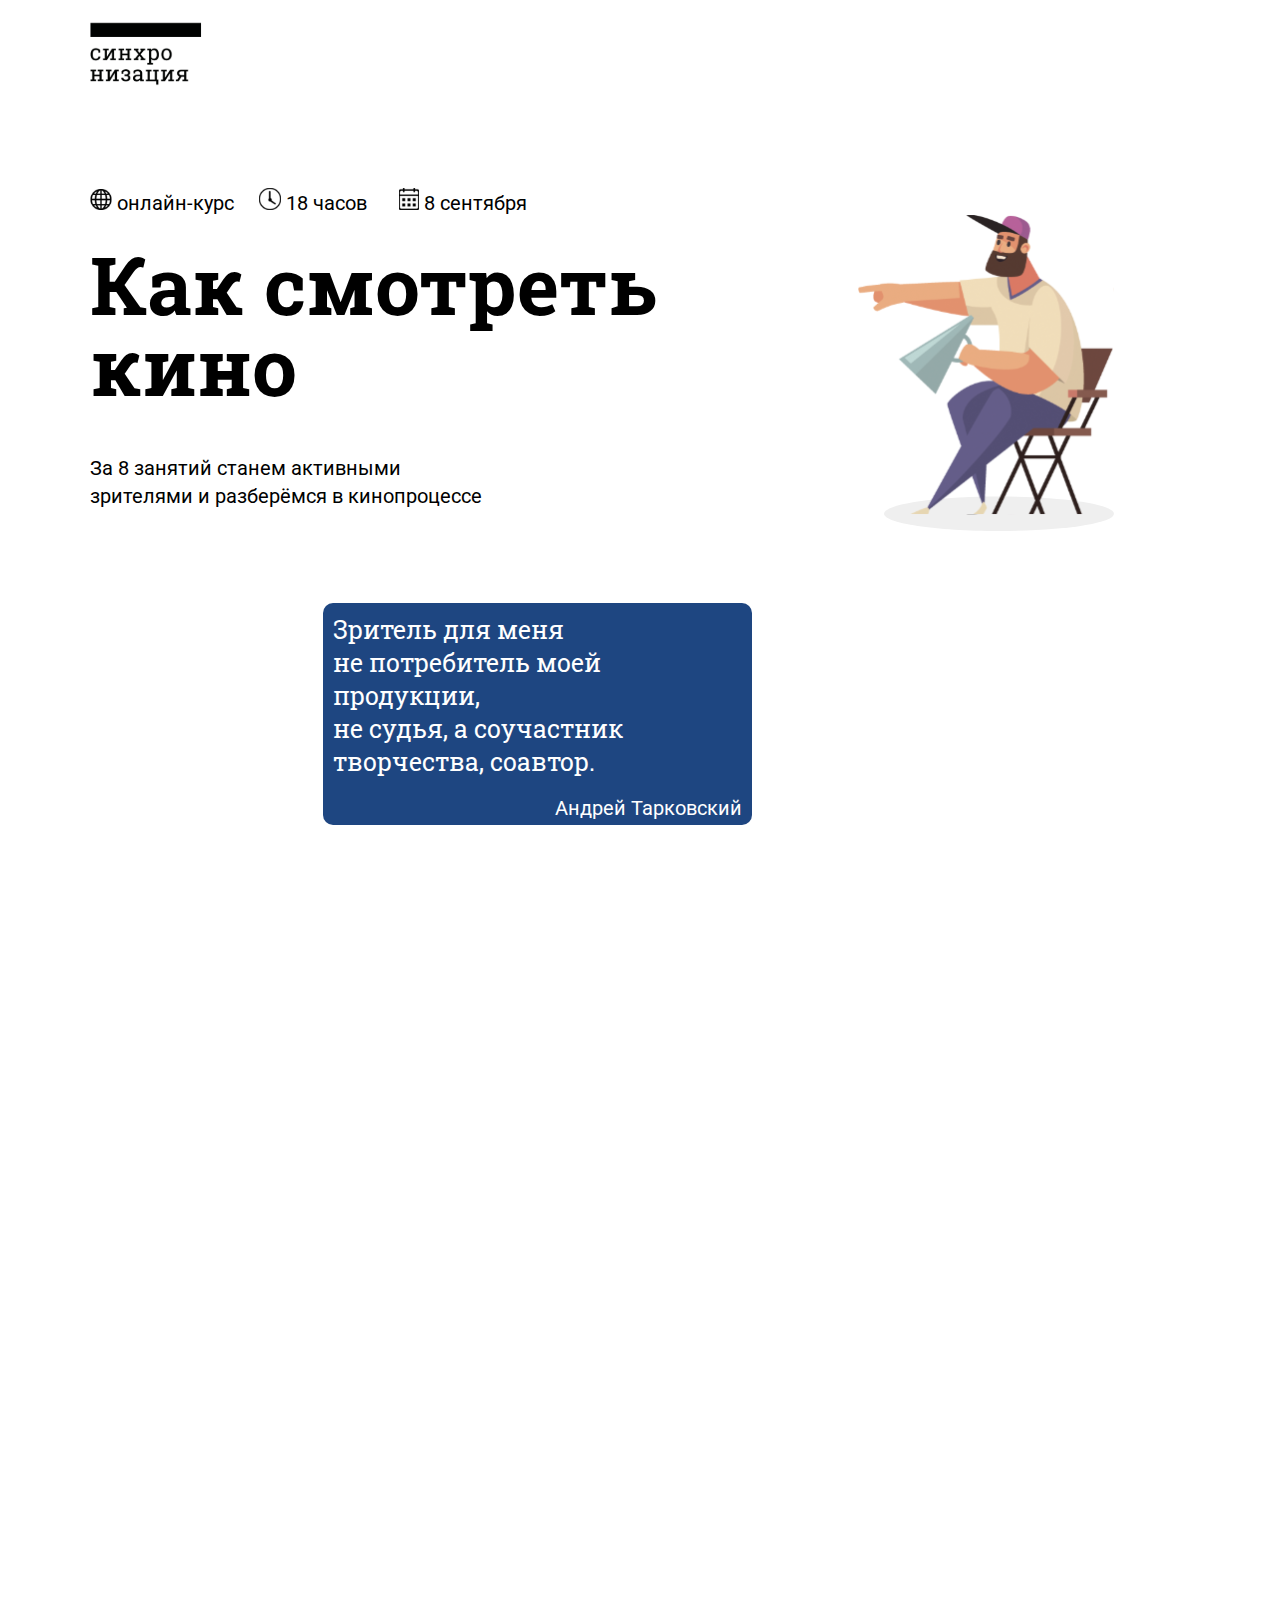
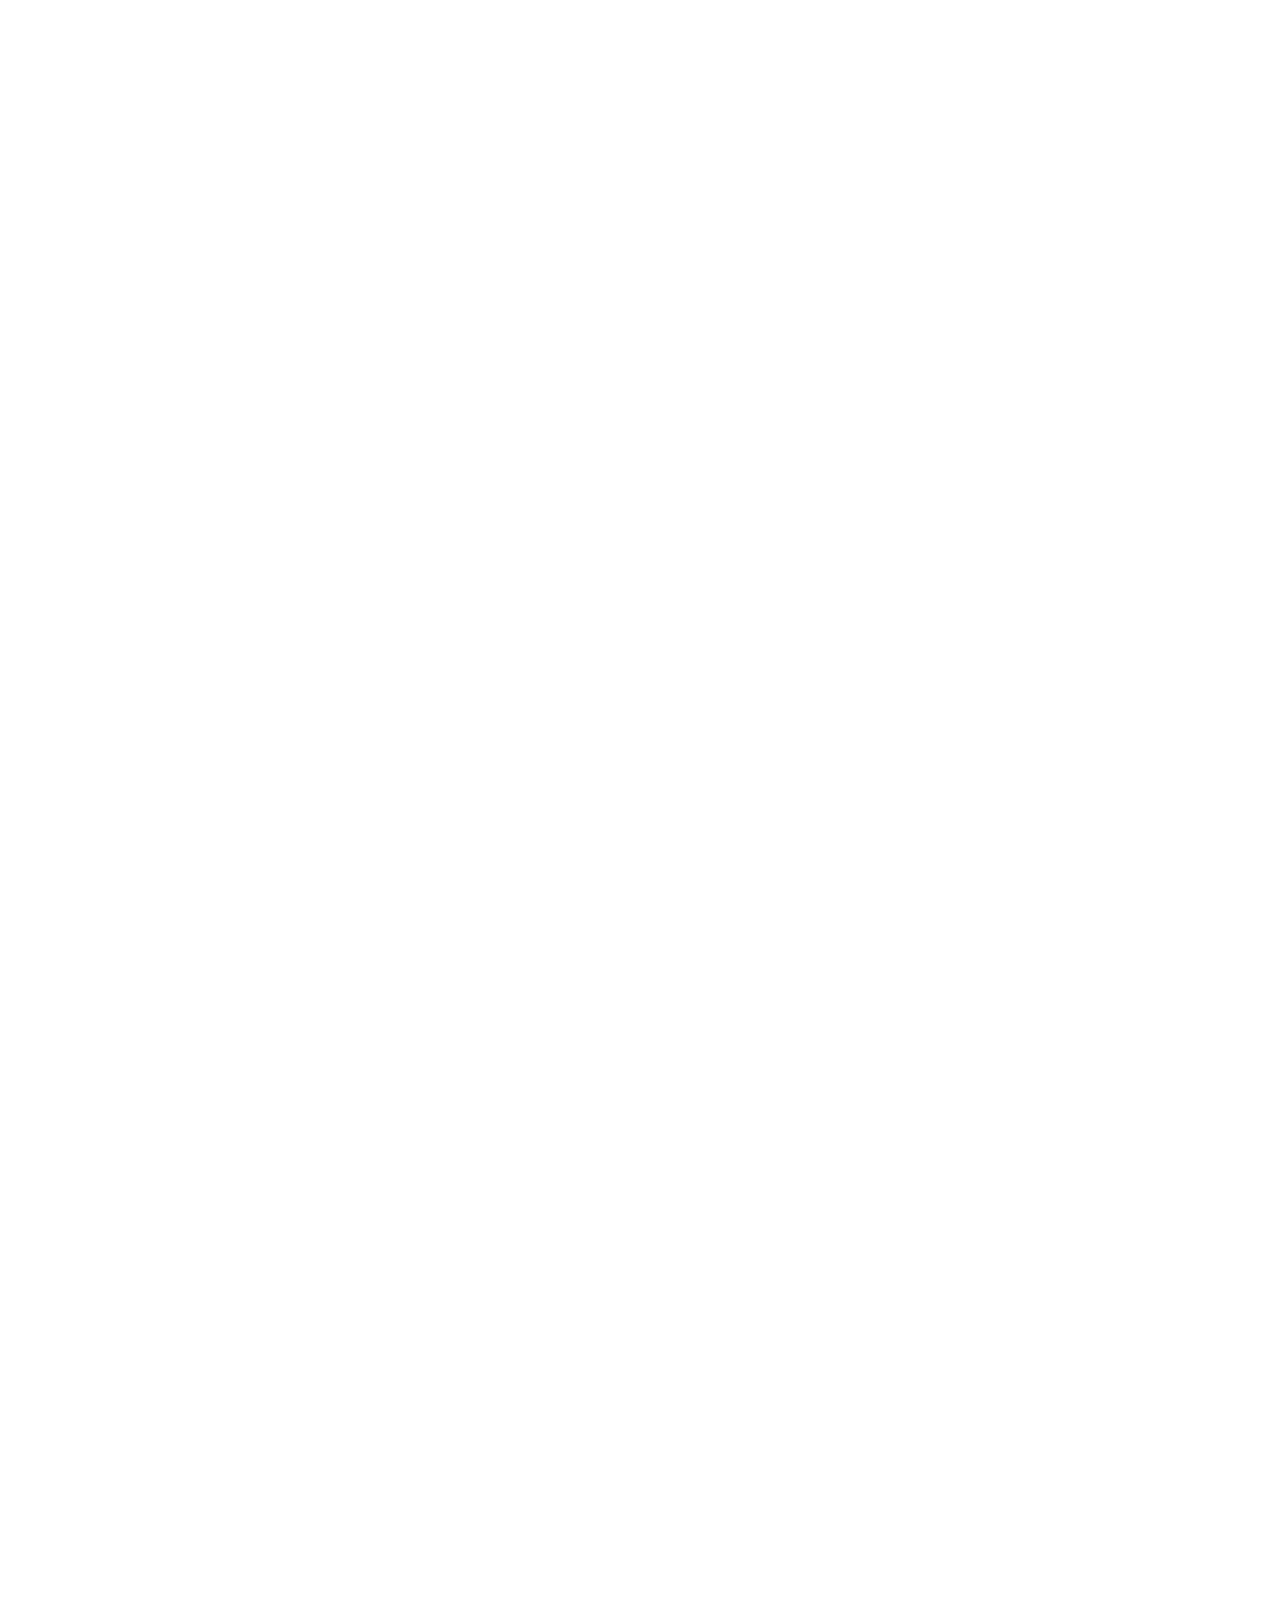
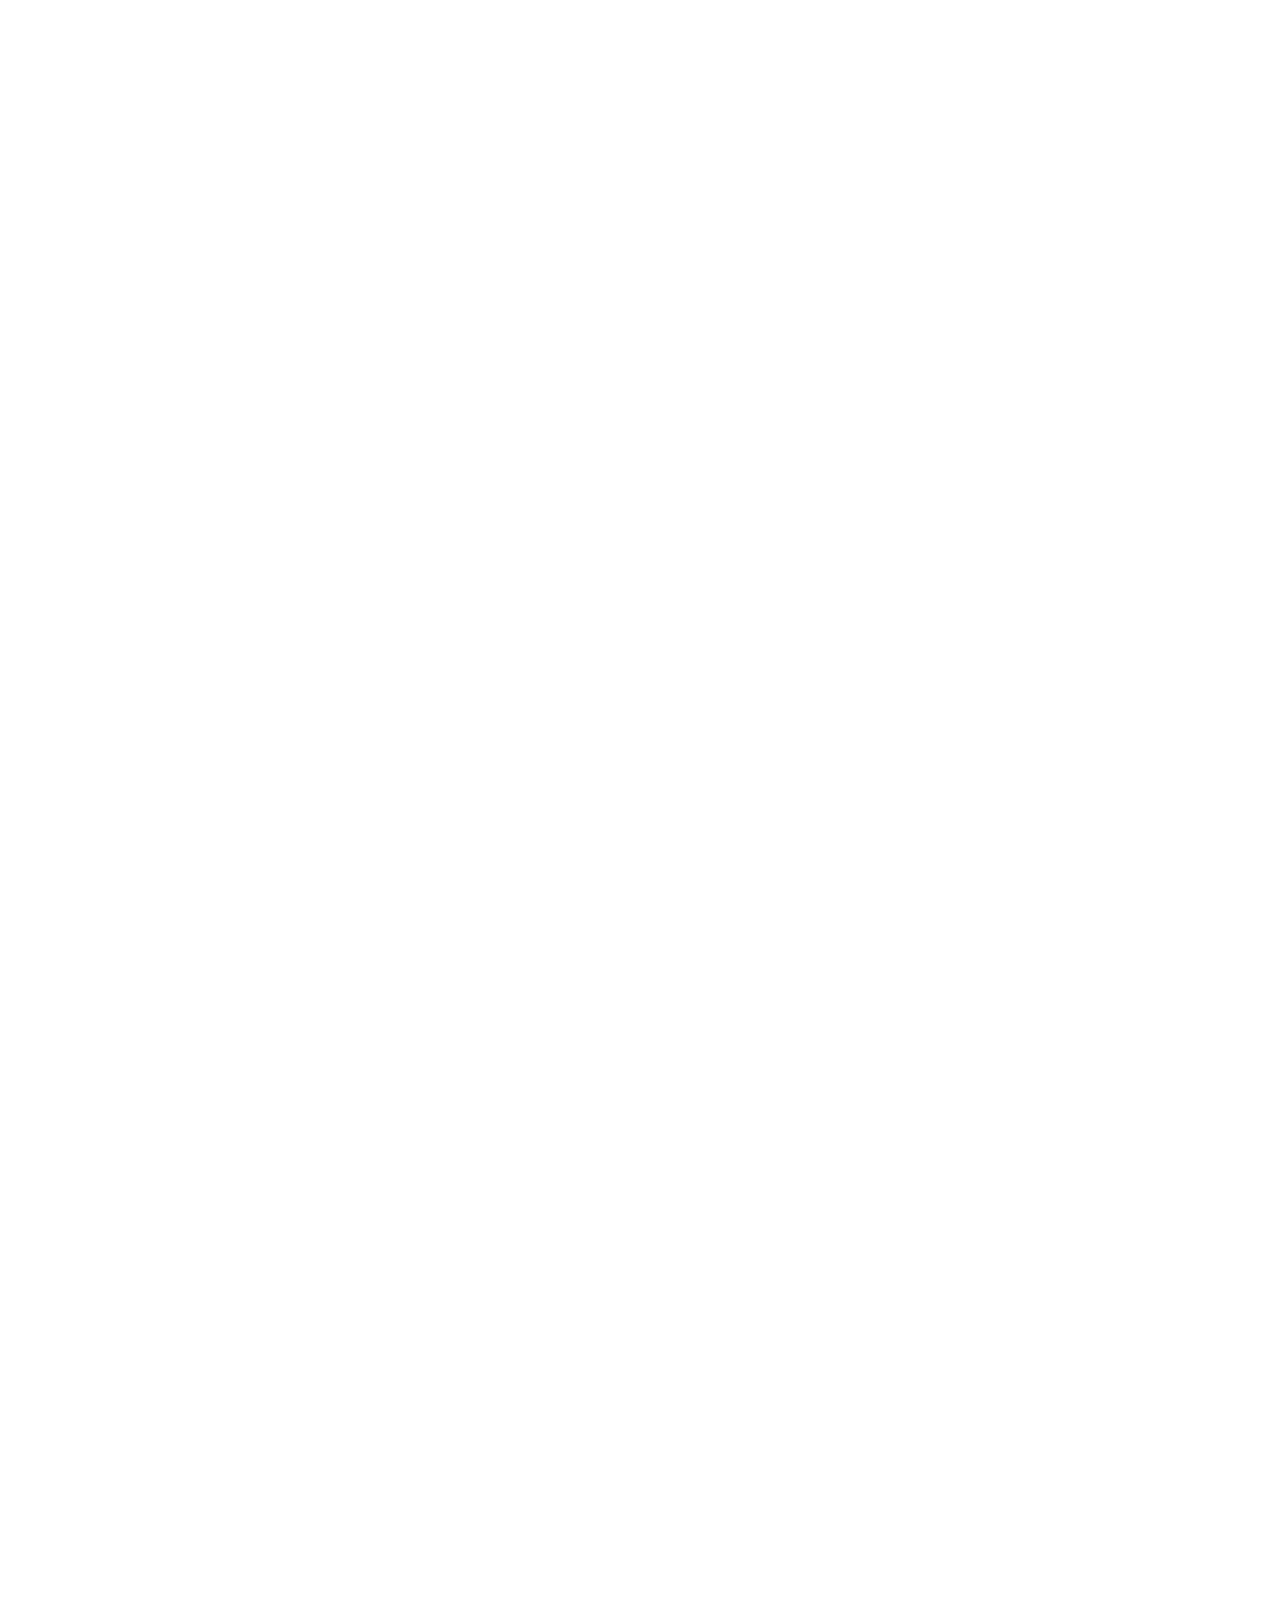
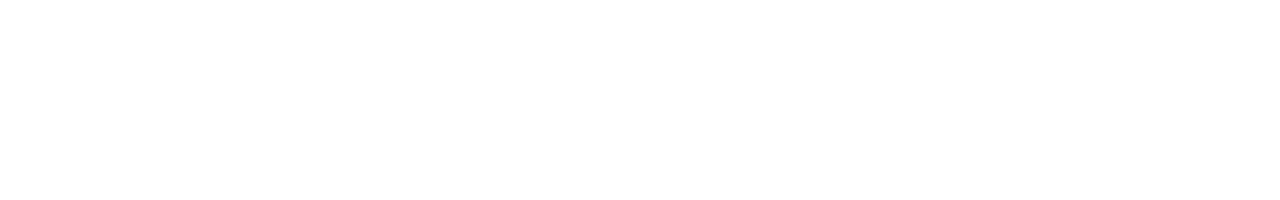
<file: DilshadWork/index.html>
<!DOCTYPE html>
<html lang="en">

<head>
    <meta charset="UTF-8">
    <meta name="viewport" content="width=device-width, initial-scale=1.0">
    <link rel="stylesheet" href="style.css">
    <title>Document</title>
</head>

<body>
    <header>
        <main class="all1">
            <img class="logo1" src="./logo_mobile_black 1.svg" alt="logo11">
            <ul class="list1">
                <li class="li1">
                    <img class="globe1" src="./globe.svg" alt="globe11">
                    <span class="text1">онлайн-курс</span>
                </li>
                <li class="li11">
                    <img class="clock1" src="./img_135744.svg" alt="clock11">
                    <span class="text11">18 часов</span>
                </li>
                <li class="li111">
                    <img class="calender1" src="./calendar_2.svg" alt="calender11">
                    <span class="text111">8 сентября</span>
                </li>
            </ul>
            <div class="man11">
                <div class="configure1">
                    <div>
                    <p class="first">Как смотреть кино</p>
                    <p class="write1">За 8 занятий станем активными зрителями и разберёмся в кинопроцессе</p>
                    </div>
                    <img class="man1" src="./Frame.svg" alt="img11">
                </div>
               
            </div>
            <div class="blue1">
                <p class="blue12">Зритель для меня
                    <br>не потребитель моей продукции, <br>не судья, а соучастник творчества, соавтор.</p>
                <p class="blue11">Андрей Тарковский</p>
            </div>

        </main>
    </header>
</body>

</html>
</file>
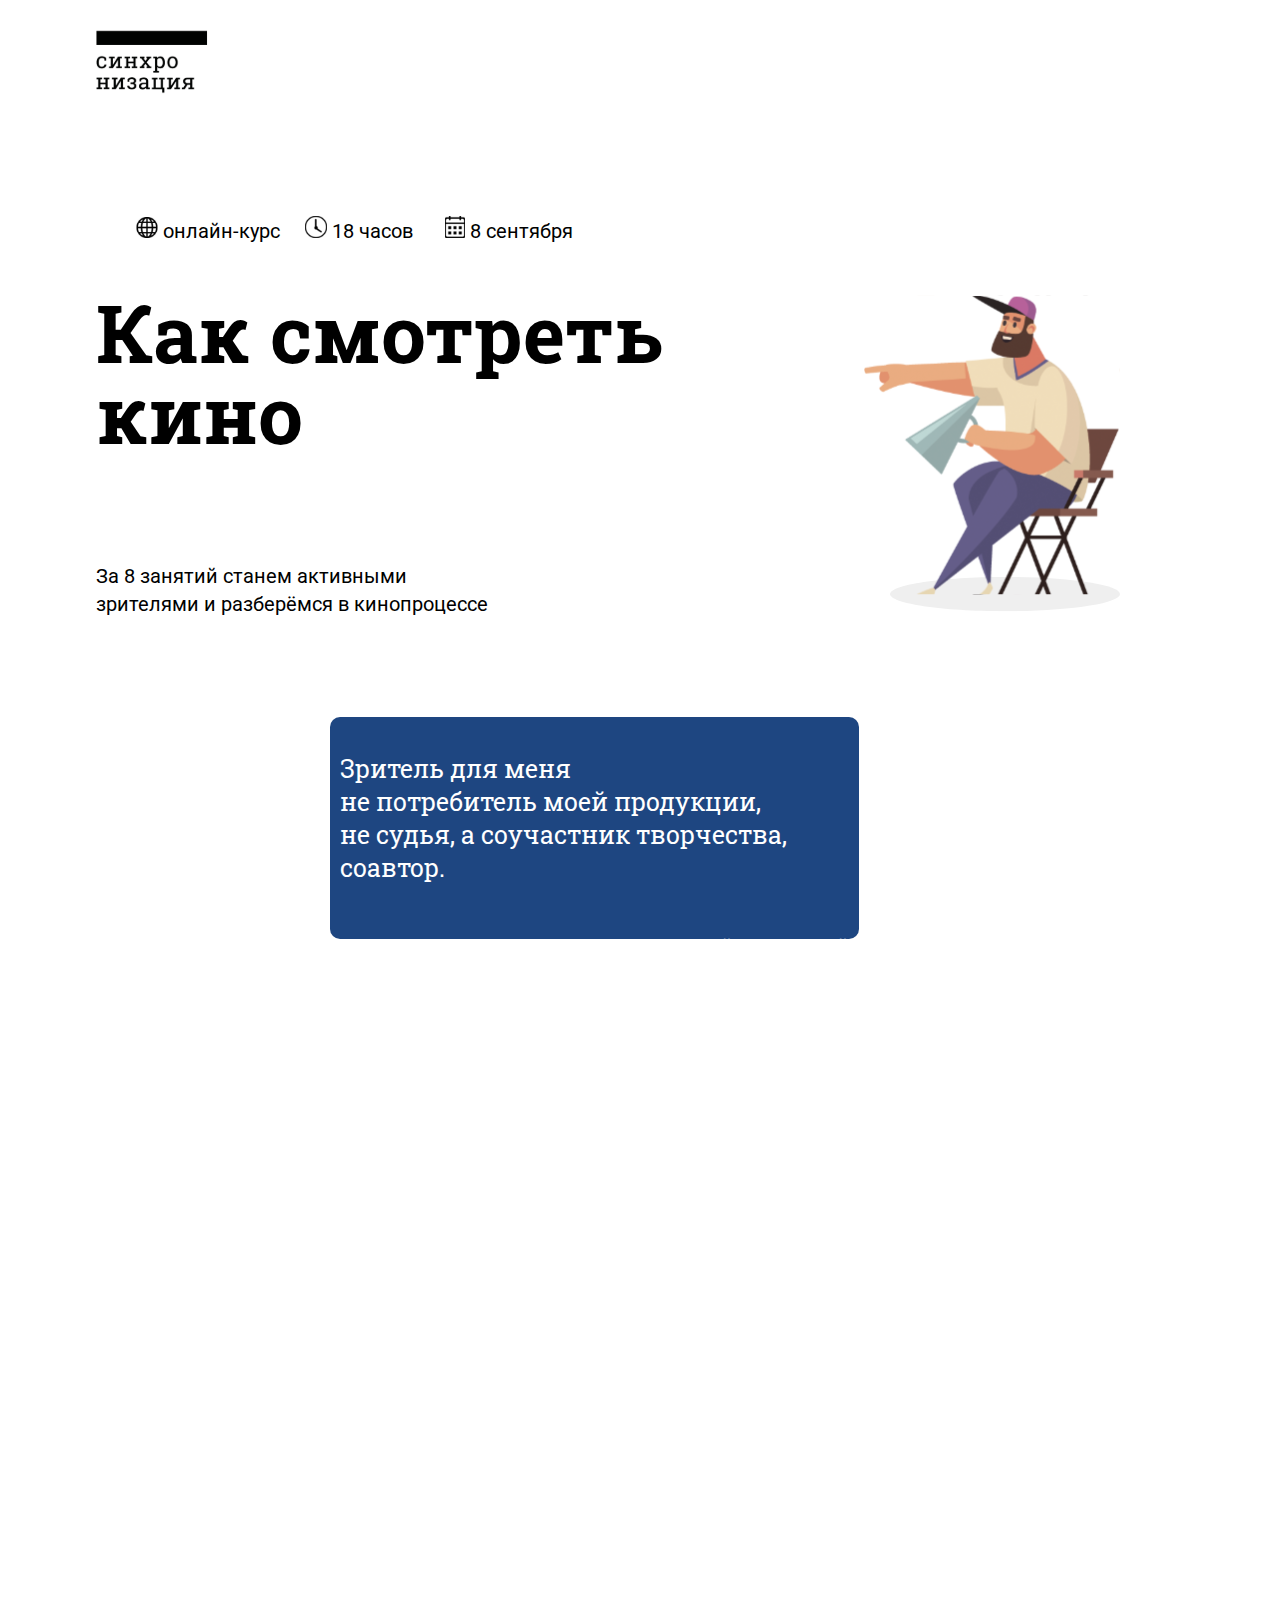
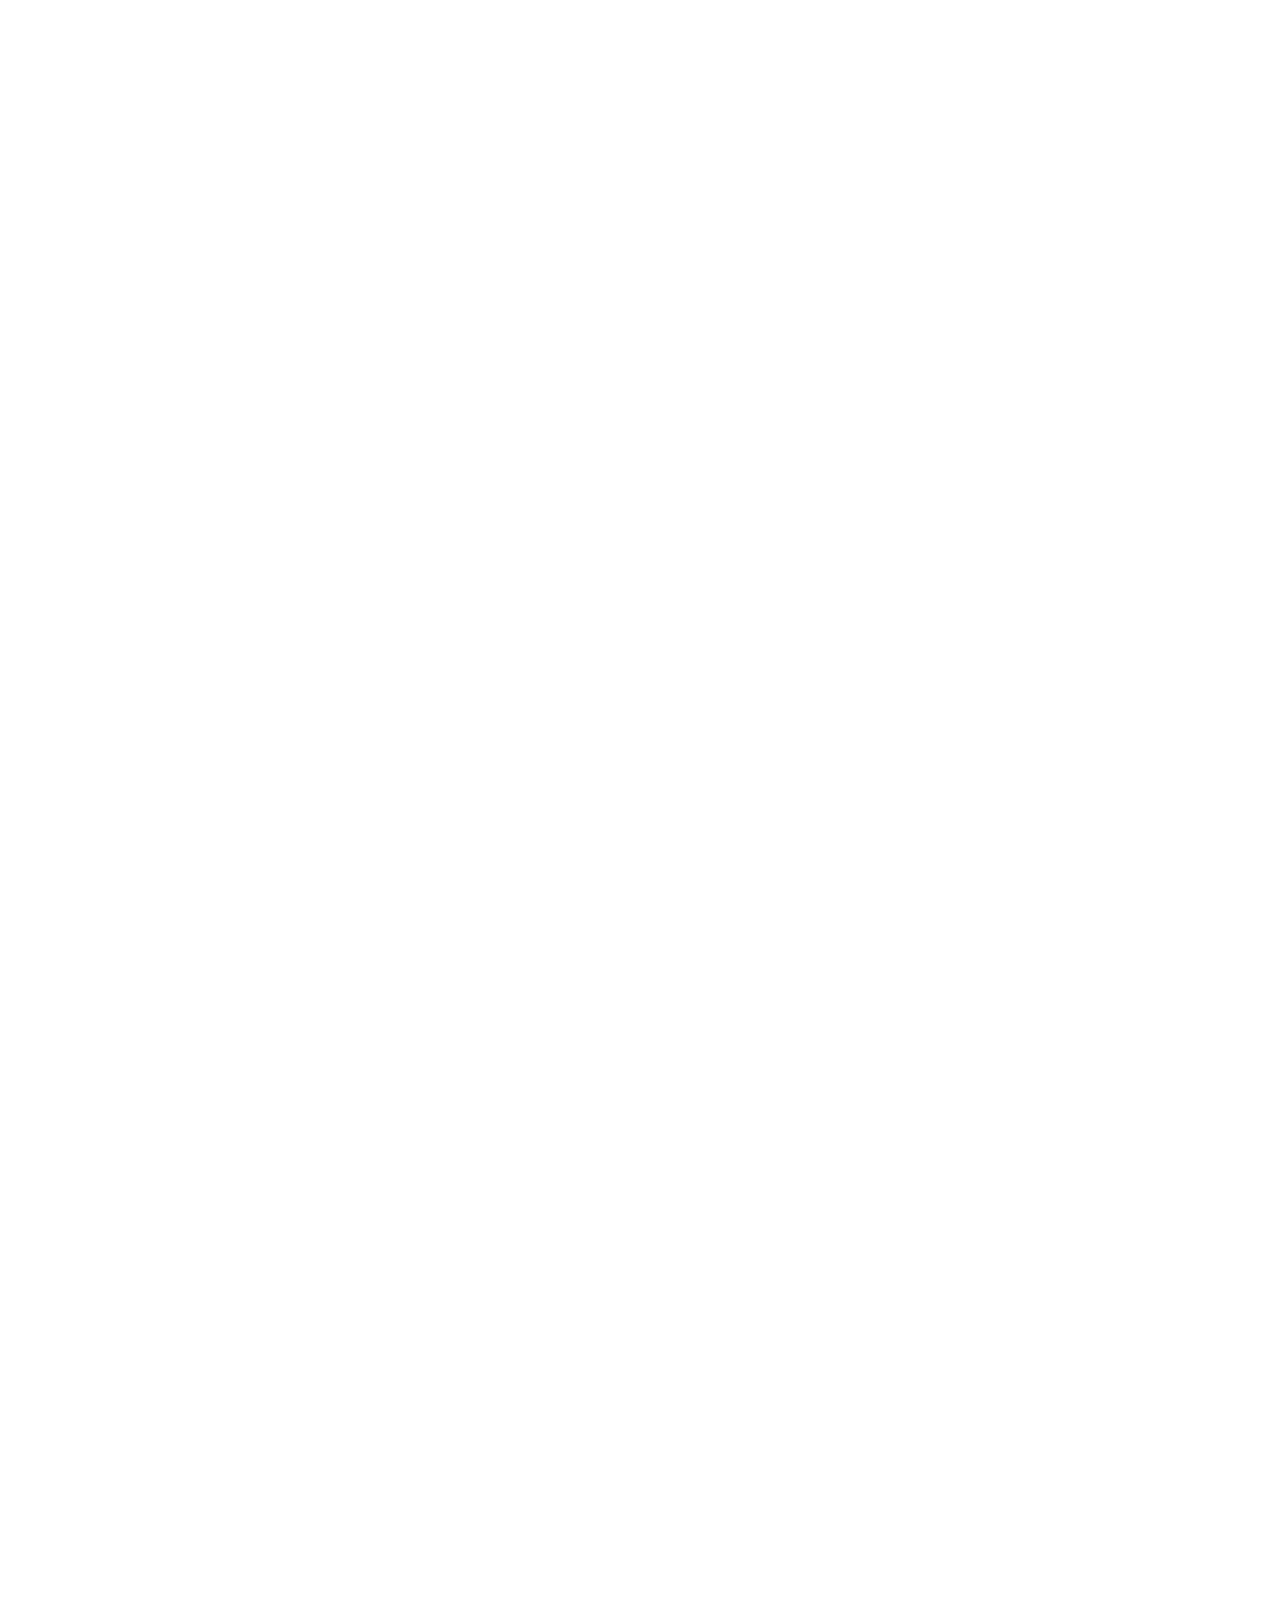
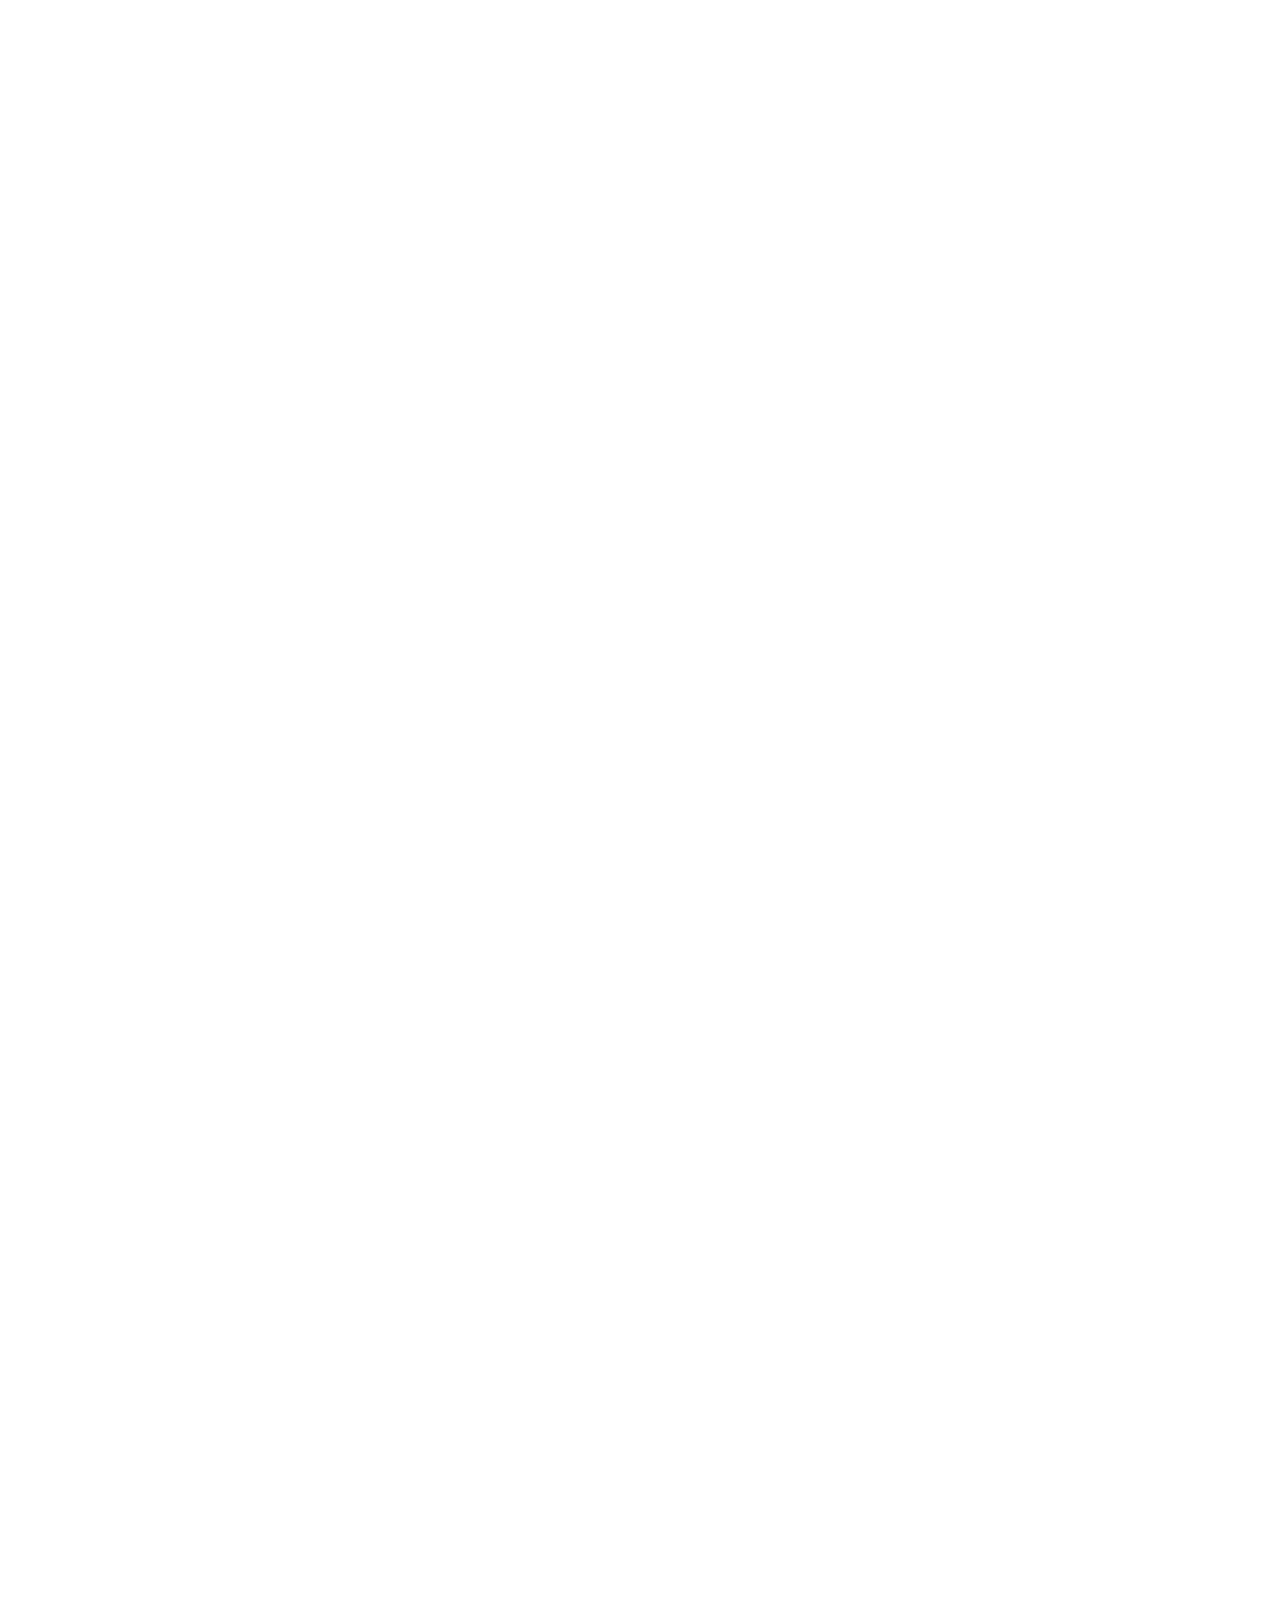
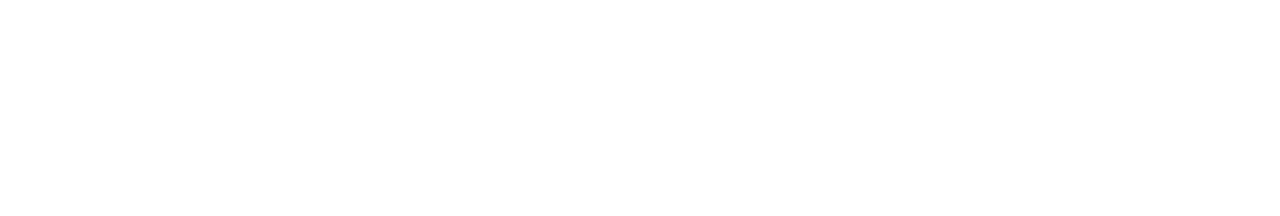
<file: Omega-group/DilshadWork/index.html>
<!DOCTYPE html>
<html lang="en">

<head>
    <meta charset="UTF-8">
    <meta name="viewport" content="width=device-width, initial-scale=1.0">
    <link rel="stylesheet" href="style.css">
    <title>Document</title>
</head>

<body>
    <header>
        <main class="all1">
            <img class="logo1" src="/Omega-group/DilshadWork/images/logo_mobile_black 1.svg" alt="logo11">
            <ul class="list1">
                <li class="li1">
                    <img class="globe1" src="/Omega-group/DilshadWork/images/globe.svg" alt="globe11">
                    <span class="text1">онлайн-курс</span>
                </li>
                <li class="li11">
                    <img class="clock1" src="/Omega-group/DilshadWork/images/img_135744.svg" alt="clock11">
                    <span class="text11">18 часов</span>
                </li>
                <li class="li111">
                    <img class="calender1" src="/Omega-group/DilshadWork/images/calendar_2.svg" alt="calender11">
                    <span class="text111">8 сентября</span>
                </li>
            </ul>
            <div class="man11">
                <div class="configure1">
                    <div>
                    <p class="first">Как смотреть кино</p>
                    <p class="write1">За 8 занятий станем активными зрителями и разберёмся в кинопроцессе</p>
                    </div>
                    <img class="man1" src="/Omega-group/DilshadWork/images/Frame.svg" alt="img11">
                </div>
               
            </div>
            <div class="blue1">
                <p class="blue12">Зритель для меня
                    <br>не потребитель моей продукции, <br>не судья, а соучастник творчества, соавтор.</p>
                <p class="blue11">Андрей Тарковский</p>
            </div>

        </main>
    </header>
</body>

</html>
</file>
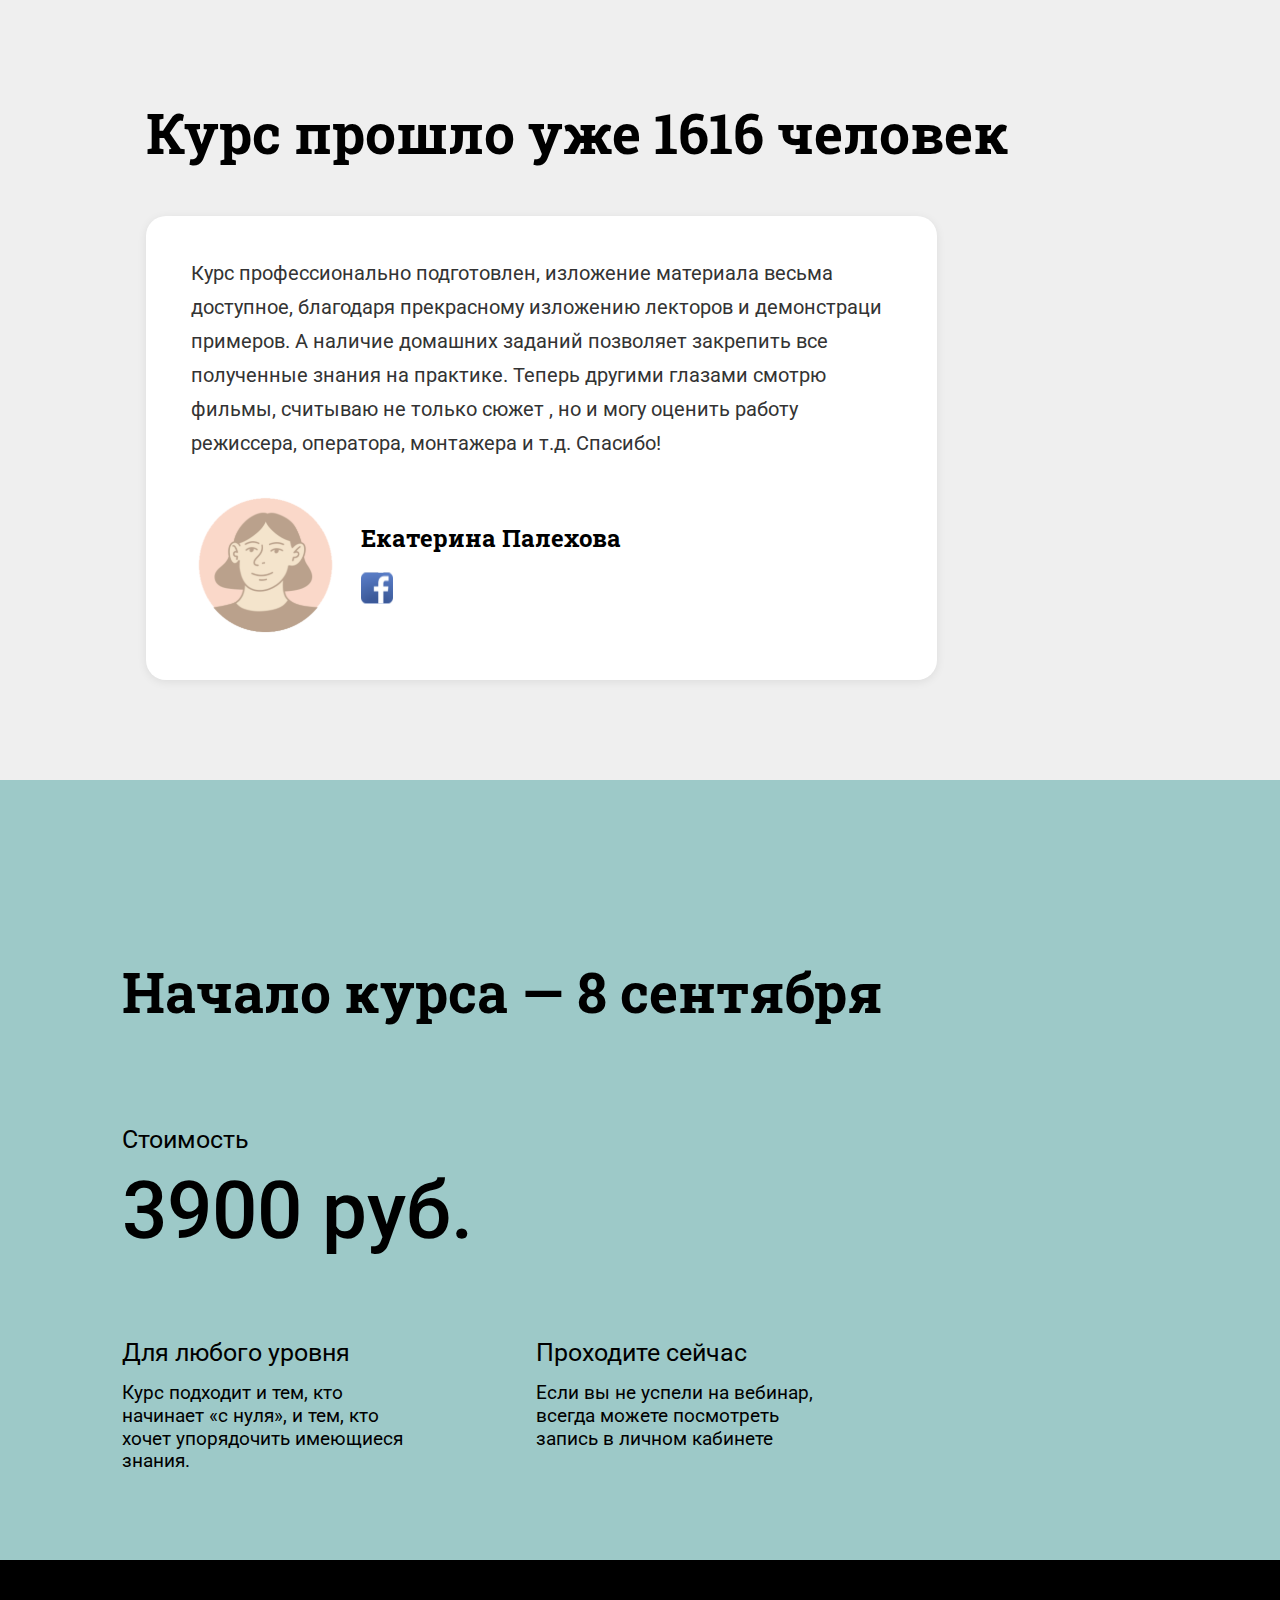
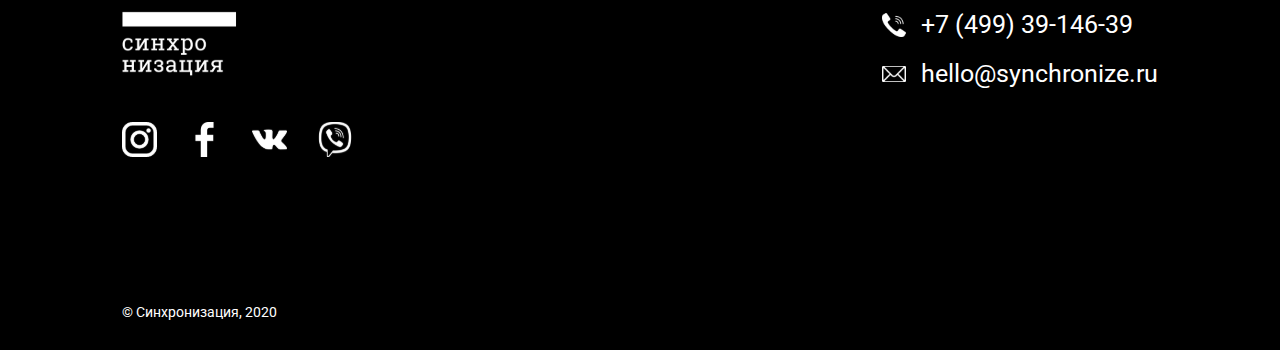
<file: Omega-group/KamranWork/index.html>
<!DOCTYPE html>
<html lang="en">
<head>
  <meta charset="UTF-8">
  <meta name="viewport" content="width=device-width, initial-scale=1.0">
  <link rel="stylesheet" href="style.css">
  <title>Document</title>
</head>
<body>
  <section class="testimonial-section">

        <div class="testimonial-title">
           <p>Курс прошло уже 1616 человек</p>
        </div>

        <div class="testimonial-card">
            <p class="testimonial-text">
                Курс профессионально подготовлен, изложение материала весьма доступное,
                благодаря прекрасному изложению лекторов и демонстраци примеров. А наличие
                домашних заданий позволяет закрепить все полученные знания на практике.
                Теперь другими глазами смотрю фильмы, считываю не только сюжет , но и могу
                оценить работу режиссера, оператора, монтажера и т.д. Спасибо!
            </p>

            <div class="testimonial-footer">
                <div class="person-info">
                <img src="images/adam-sekli.svg" alt="picture" class="man-picture">
                    <div class="picture">
                        <p class="person-name">Екатерина Палехова</p>
                        <img src="images/facebook.svg" alt="facebook-logo" class="facebook-logo">
                    </div>
                </div>
            </div>
        </div>

  </section>

  <section class="course-info-section">

    <p class="course-start">Начало курса — 8 сентября</p>
    <p class="course-price-label">Стоимость</p>
    <p class="course-price">3900 руб.</p>

    <div class="info-row">
      <div>
        <p class="detail-title">Для любого уровня</p>
        <p class="detail-description">Курс подходит и тем, кто начинает «с нуля», и тем, кто хочет упорядочить имеющиеся знания.</p>
      </div>
      <div>
        <p class="detail-title-secondary">Проходите сейчас</p>
        <p class="detail-description-secondary">Если вы не успели на вебинар, всегда можете посмотреть запись в личном кабинете</p>
      </div>
    </div>

  </section>

  <footer class="footer-section">
  <div class="footer-left">
    <div>
      <div>
        <img src="images/logo_mobile_white 1.svg" alt="" class="footer-logo">
      </div>
      <div class="social-icons">
        <img src="images/salam.svg" alt="" class="icon-instagram">
        <img src="images/facebook2.svg" alt="" class="icon-facebook">
        <img src="images/25684 1.svg" alt="" class="icon-telegram">
        <img src="images/noroot(2).svg" alt="" class="icon-twitter">
      </div>
    </div>
  </div>

  <div class="footer-right">
    <div class="footer-phone">
      <img src="images/phone.svg" alt="" class="icon-phone">
      <p>+7 (499) 39-146-39</p>
    </div>
    <div class="footer-email">
      <img src="images/mail.svg" alt="" class="icon-mail">
      <p>hello@synchronize.ru</p>
    </div>
  </div>

  <p class="sixron">© Синхронизация, 2020</p>
</footer>

</body>
</html>
</file>
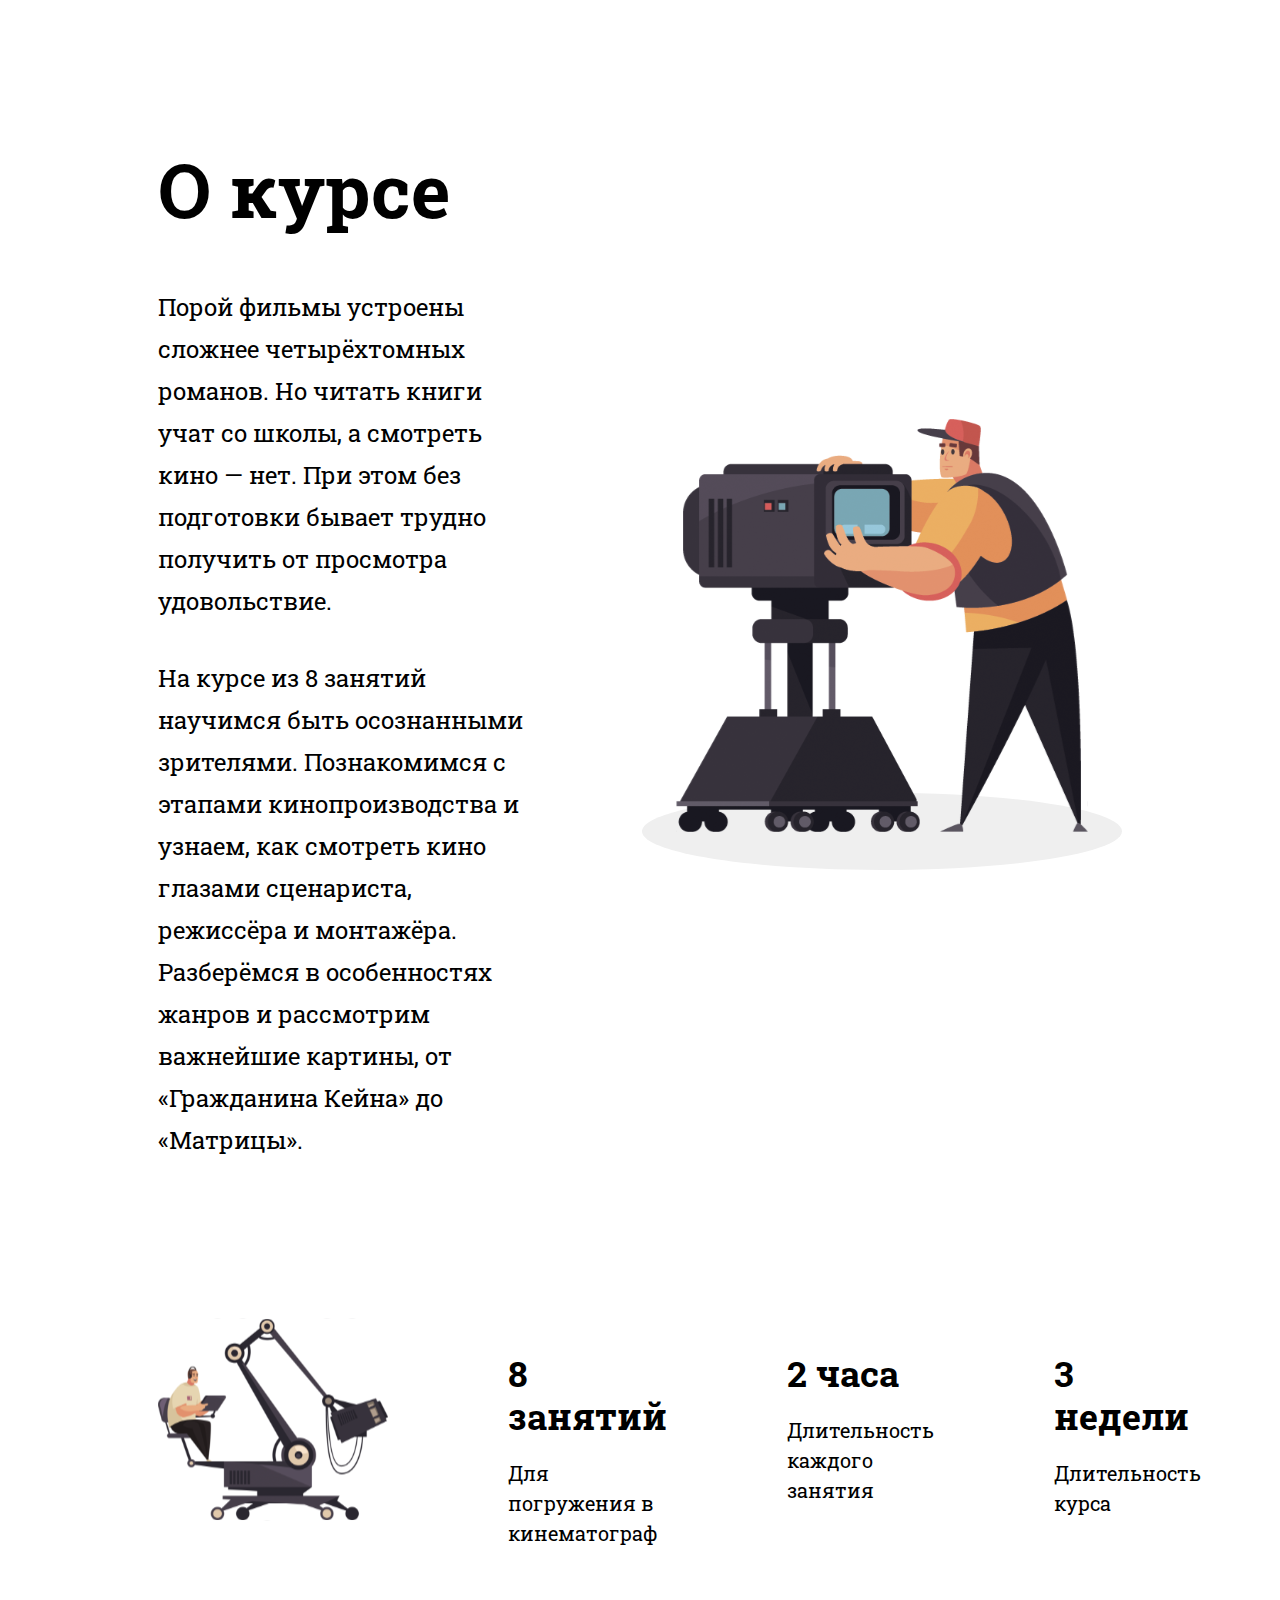
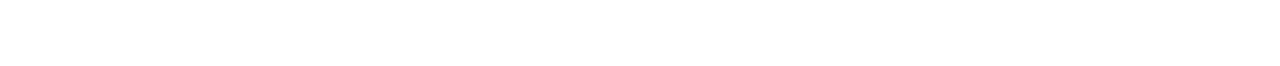
<file: Omega-Natiq/Natiq-Qrup-work/Omega Natiq/index.html>
<!DOCTYPE html>
<html lang="en">

<head>
  <meta charset="UTF-8">
  <meta name="viewport" content="width=device-width, initial-scale=1.0">
  <link rel="stylesheet" href="style.css">
  <title>lesson</title>
</head>
<body>
  <div class="Main2">
    <div class="m2-top">
      <div class="m2-left">
        <h1 class="m2-h1">О курсе</h1>
        <div class="text">
          <p>Порой фильмы устроены сложнее четырёхтомных романов. Но читать книги учат со школы, а смотреть кино — нет.
            При этом без подготовки бывает трудно получить от просмотра удовольствие.</p>
          <p>На курсе из 8 занятий научимся быть осознанными зрителями. Познакомимся с этапами кинопроизводства и
            узнаем, как смотреть кино глазами сценариста, режиссёра и монтажёра. Разберёмся в особенностях жанров и
            рассмотрим важнейшие картины, от «Гражданина Кейна» до «Матрицы».</p>
        </div>
      </div>

      <div class="m2-right">
        <img class="m2-foto1" src="./Frame.svg" alt="first">
      </div>
    </div>
    <div class="m2-main">
      <img class="m2-foto2" src="./Frame (1).svg" alt="second">

      <div class="m2-main1 m1">
        <p class="m2-mh">8 занятий </p>
        <p class="m2-mc">Для погружения
          в кинематограф</p>
      </div>
      <div class="m2-main1 m2">
        <p class="m2-mh">2 часа</p>
        <p class="m2-mc">Длительность
          каждого занятия</p>

      </div>
      <div class="mt-main1 m3">
        <p class="m2-mh">3 недели</p>
        <p class="m2-mc">Длительность
          курса</p>
      </div>
    </div>
</body>

</html>
</file>
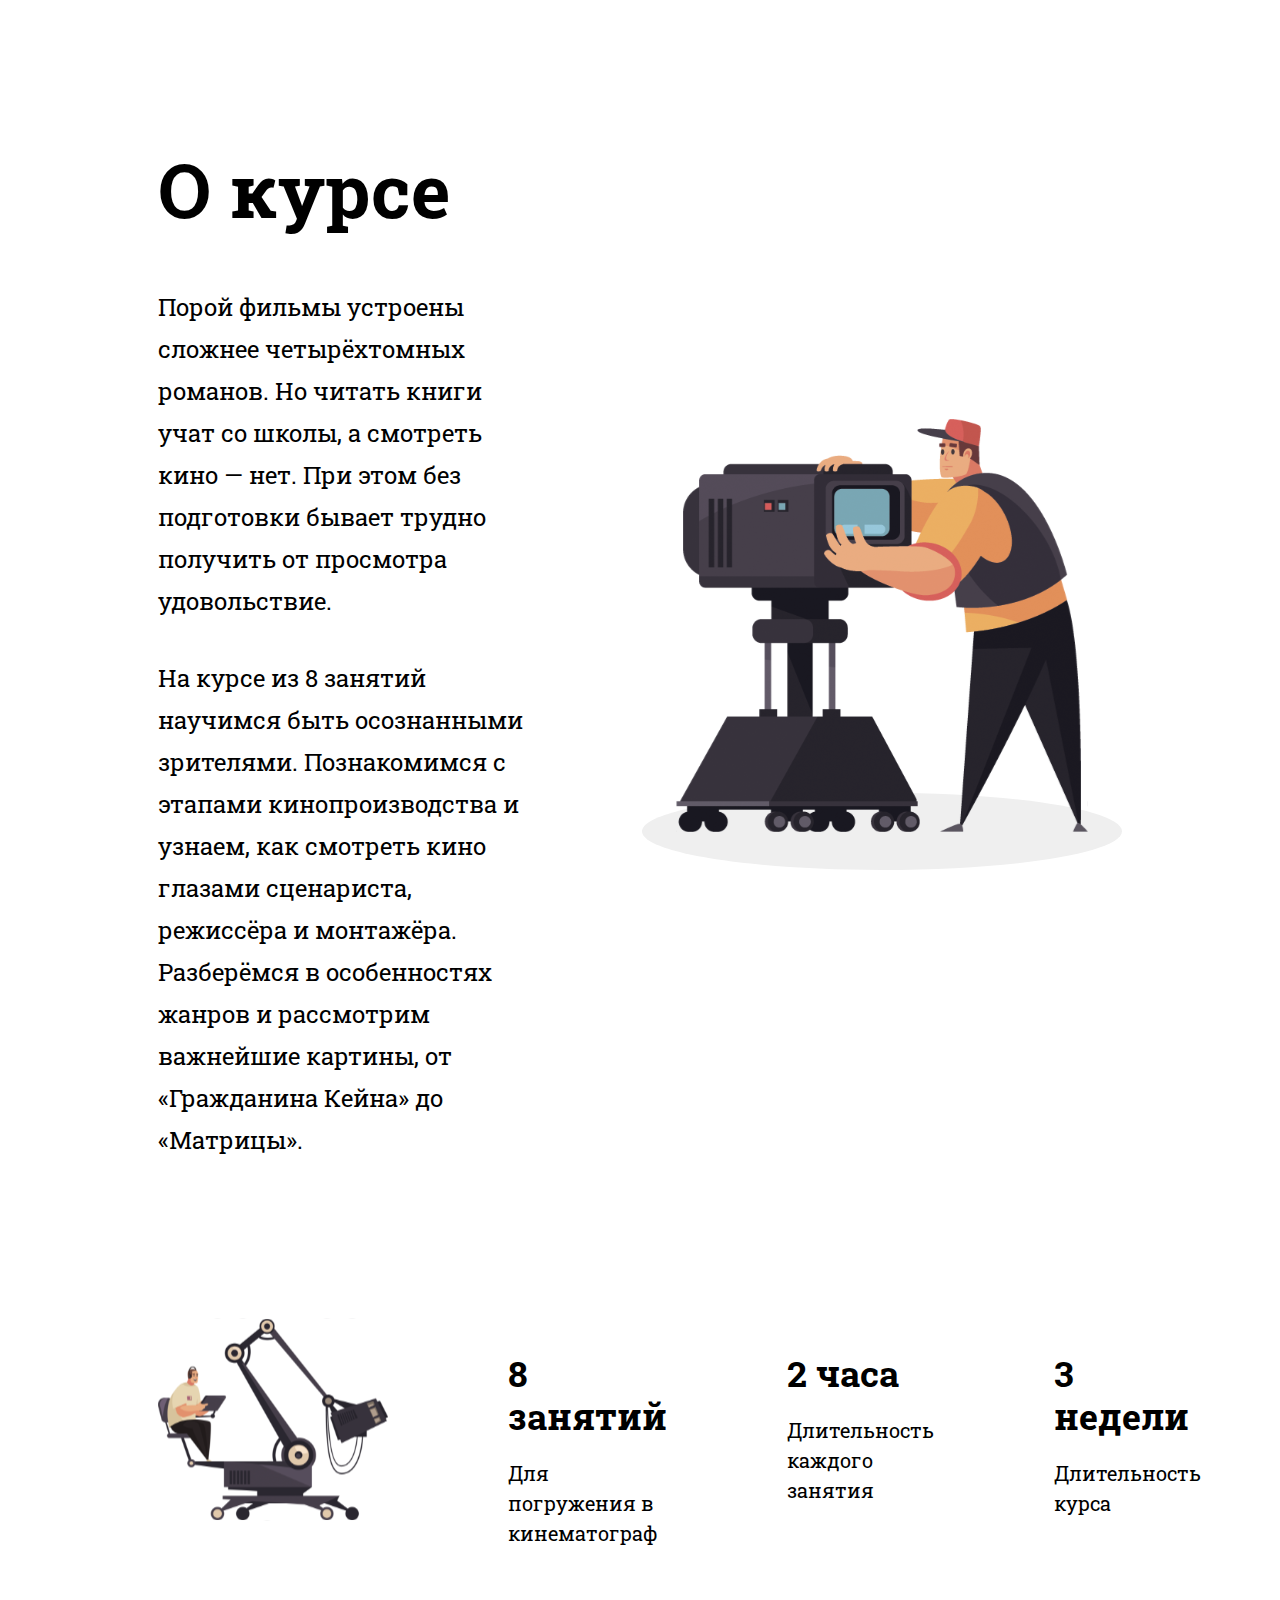
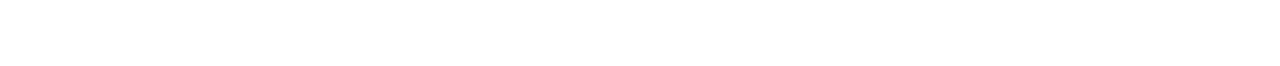
<file: Omega-group/Omega-Natiq/Natiq-Qrup-work/Omega Natiq/index.html>
<!DOCTYPE html>
<html lang="en">

<head>
  <meta charset="UTF-8">
  <meta name="viewport" content="width=device-width, initial-scale=1.0">
  <link rel="stylesheet" href="style.css">
  <title>lesson</title>
</head>
<body>
  <div class="Main2">
    <div class="m2-top">
      <div class="m2-left">
        <h1 class="m2-h1">О курсе</h1>
        <div class="text">
          <p>Порой фильмы устроены сложнее четырёхтомных романов. Но читать книги учат со школы, а смотреть кино — нет.
            При этом без подготовки бывает трудно получить от просмотра удовольствие.</p>
          <p>На курсе из 8 занятий научимся быть осознанными зрителями. Познакомимся с этапами кинопроизводства и
            узнаем, как смотреть кино глазами сценариста, режиссёра и монтажёра. Разберёмся в особенностях жанров и
            рассмотрим важнейшие картины, от «Гражданина Кейна» до «Матрицы».</p>
        </div>
      </div>

      <div class="m2-right">
        <img class="m2-foto1" src="./Frame.svg" alt="first">
      </div>
    </div>
    <div class="m2-main">
      <img class="m2-foto2" src="./Frame (1).svg" alt="second">

      <div class="m2-main1 m1">
        <p class="m2-mh">8 занятий </p>
        <p class="m2-mc">Для погружения
          в кинематограф</p>
      </div>
      <div class="m2-main1 m2">
        <p class="m2-mh">2 часа</p>
        <p class="m2-mc">Длительность
          каждого занятия</p>

      </div>
      <div class="mt-main1 m3">
        <p class="m2-mh">3 недели</p>
        <p class="m2-mc">Длительность
          курса</p>
      </div>
    </div>
</body>

</html>
</file>
<file: DilshadWork/style.css>
@import url('https://fonts.googleapis.com/css2?family=Roboto:ital,wght@0,100..900;1,100..900&display=swap');
        @import url('https://fonts.googleapis.com/css2?family=Roboto+Slab:wght@100..900&display=swap');

        * {
            margin: 0;
            padding: 0;
        }

        body {
            font-family: "Roboto", sans-serif;
            width: 100vw;
        }

        .all1 {
            margin-left: 7%;
            height: 5000px;
        }

        .logo1 {
            height: 66px;
            width: 112px;
            margin-top: 21px;
        }

        .list1 {
            display: flex;
            align-items: center;
            list-style: none;
            font-size: 20px;
            font-weight: 400;
        }

        .globe1 {
            width: 22px;
            height: 21px;
            margin-top: 97px;
        }

        .text1 {
            width: 130px;
            height: 32px;
            margin-top: 100px;
            gap: 8px;
        }

        .clock1 {
            width: 22px;
            height: 22px;
            margin-top: 97px;
        }

        .text11 {
            width: 130px;
            height: 32px;
            margin-top: 100px;
            gap: 14px;
        }

        .li11 {
            margin-left: 25px;
        }

        .calender1 {
            width: 20px;
            height: 22px;
            margin-top: 97px;
        }

        .text111 {
            width: 130px;
            height: 32px;
            margin-top: 100px;
            gap: 13px;
        }

        .li111 {
            margin-left: 32px;
        }

        .first {
            font-family: "Roboto Slab", serif;
            font-size: 80px;
            font-weight: 700;
            margin-top: 29px;
            line-height: 101%;
            width: 628px;
            height: 190px;
        }
        .configure1{
            display: flex;
            justify-content: space-between;
        }


        .man1 {
            margin-left: 140px;
            margin-right: 246px;
            width: 20vw;
        }

        .write1 {
            font-size: 20px;
            font-weight: 400;
            width: 414px;
            height: 62px;
            margin-top: 20px;
            line-height: 1.4;
        }

        .blue1 {
          background-color: #1E4681;
           padding: 10px;
           width: 409.15px;
           height: 202.23px;
           color: white;
           border-radius: 10px;
           margin-left: 18.23vw;
           margin-top: 8.06vh;

        }

        .blue12 {
            font-family: "Roboto Slab", serif;
            font-size: 25px;
            height: 113px;
        }

        .blue11 {
            font-size: 20px;
            display: flex;
            justify-self: flex-end;
            margin-top: 70px;
        }

        /* Mobile: 300px - 600px */
        @media (min-width: 300px) and (max-width: 600px) {
            .all1 {
                margin-left: 35px;
            }

            .logo1 {
                width: 53px;
                height: 31px;
                margin-top: 36px;
            }

            .list1 {
                display: flex;
                font-size: 16px;
                margin-top: 45px;
                font-weight: 400;
            }

            .list1 li {
                margin-bottom: 8px;
            }

            .globe1,
            .clock1,
            .calender1 {
                width: 18px;
                height: 18px;
                margin-top: 0;
                margin-right: 0.6px;
            }

            .text1,
            .text11,
            .text111 {
                margin-top: 0;
                font-size: 16px;
                line-height: 1.2;
            }

            .first {
                font-size: 40px;
                line-height: 101%;
                font-weight: 700;
                width: 292px;
                height: 80px;
                margin-top: 0px;
            }

            .man11 {
                margin-top: 20px;
            }

            .write1 {
                font-size: 10px;
                width: 212px;
                margin-top: 15px;
                line-height: 150%;
            }

            .man1 {
                width: 160px;
                height: auto;
                margin-left: 50px;
            }

            .blue1 {
                background-color: #1E4681;
                padding: 20px;
                width: 225px;
                height: 93px;
                color: white;
                border-radius: 10px;
                margin-left: 37px;
                margin-top: 38px;
            }

            .blue12 {
                font-family: "Roboto Slab", serif;
                font-size: 11px;
                height: 52px;
            }

            .blue11 {
                font-size: 10px;
                display: flex;
                justify-self: flex-end;
                margin-top: 10px;
            }
        }

        /* Tablet: 601px - 1024px */
        @media (min-width: 601px) and (max-width: 1024px) {
            .all1 {
                margin-left: 70px;
            }

            .logo1 {
                height: 38px;
                width: 64px;
                margin-top: 22px;
            }

            .list1 {
                display: flex;
                align-items: center;
                list-style: none;
                font-size: 20px;
                font-weight: 400;
            }

            .globe1 {
                width: 22px;
                height: 21px;
                margin-top: 97px;
            }

            .text1 {
                width: 130px;
                height: 32px;
                margin-top: 100px;
                gap: 8px;
            }

            .clock1 {
                width: 22px;
                height: 22px;
                margin-top: 97px;
            }

            .text11 {
                width: 130px;
                height: 32px;
                margin-top: 100px;
                gap: 14px;
            }

            .li11 {
                margin-left: 25px;
            }

            .calender1 {
                width: 20px;
                height: 22px;
                margin-top: 97px;
            }

            .text111 {
                width: 130px;
                height: 32px;
                margin-top: 100px;
                gap: 13px;
            }

            .li111 {
                margin-left: 32px;
            }

            .first {
                font-family: "Roboto Slab", serif;
                font-size: 80px;
                font-weight: 700;
                margin-top: 29px;
                line-height: 1;
            }

            .man11 {
                display: flex;
            }

            .man1 {
                margin-left: 140px;
                margin-right: 246px;
                width: 40vw;
            }

            .write1 {
                font-size: 20px;
                font-weight: 400;
                width: 414px;
                height: 62px;
                margin-top: 25px;
                line-height: 1.4;
            }

         

            .blue12 {
                font-family: "Roboto Slab", serif;
                font-size: 25px;
                height: 113px;
            }

            .blue11 {
                font-size: 20px;
                display: flex;
                justify-self: flex-end;
                margin-top: 60px;
            }
        }
</file>
<file: Omega-group/DilshadWork/style.css>
@import url('https://fonts.googleapis.com/css2?family=Roboto:ital,wght@0,100..900;1,100..900&display=swap');
        @import url('https://fonts.googleapis.com/css2?family=Roboto+Slab:wght@100..900&display=swap');
        body {
            font-family: "Roboto", sans-serif;
        }

        .all1 {
            margin:0 7%;
            height: 5000px;
        }

        .logo1 {
            height: 66px;
            width: 112px;
            margin-top: 21px;
        }

        .list1 {
            display: flex;
            align-items: center;
            list-style: none;
            font-size: 20px;
            font-weight: 400;
        }

        .globe1 {
            width: 22px;
            height: 21px;
            margin-top: 97px;
        }

        .text1 {
            width: 130px;
            height: 32px;
            margin-top: 100px;
            gap: 8px;
        }

        .clock1 {
            width: 22px;
            height: 22px;
            margin-top: 97px;
        }

        .text11 {
            width: 130px;
            height: 32px;
            margin-top: 100px;
            gap: 14px;
        }

        .li11 {
            margin-left: 25px;
        }

        .calender1 {
            width: 20px;
            height: 22px;
            margin-top: 97px;
        }

        .text111 {
            width: 130px;
            height: 32px;
            margin-top: 100px;
            gap: 13px;
        }

        .li111 {
            margin-left: 32px;
        }

        .first {
            font-family: "Roboto Slab", serif;
            font-size: 80px;
            font-weight: 700;
            margin-top: 29px;
            line-height: 101%;
            width: 628px;
            height: 190px;
        }
        .configure1{
            display: flex;
            justify-content: space-between;
        }


        .man1 {
            margin-left: 140px;
            margin-right: 246px;
            width: 20vw;
        }

        .write1 {
            font-size: 20px;
            font-weight: 400;
            width: 414px;
            height: 62px;
            margin-top: 20px;
            line-height: 1.4;
        }

        .blue1 {
          background-color: #1E4681;
           padding: 10px;
           width: 509.15px;
           height: 202.23px;
           color: white;
           border-radius: 10px;
           margin-left: 18.23vw;
           margin-top: 8.06vh;

        }

        .blue12 {
            font-family: "Roboto Slab", serif;
            font-size: 25px;
            height: 113px;
        }

        .blue11 {
            font-size: 20px;
            display: flex;
            justify-self: flex-end;
            margin-top: 70px;
        }

        /* Mobile: 300px - 600px */
        @media (min-width: 300px) and (max-width: 600px) {
            .all1 {
                margin-left: 35px;
            }

            .logo1 {
                width: 53px;
                height: 31px;
                margin-top: 36px;
            }

            .list1 {
                display: flex;
                font-size: 16px;
                margin-top: 45px;
                font-weight: 400;
            }

            .list1 li {
                margin-bottom: 8px;
            }

            .globe1,
            .clock1,
            .calender1 {
                width: 18px;
                height: 18px;
                margin-top: 0;
                margin-right: 0.6px;
            }

            .text1,
            .text11,
            .text111 {
                margin-top: 0;
                font-size: 16px;
                line-height: 1.2;
            }

            .first {
                font-size: 40px;
                line-height: 101%;
                font-weight: 700;
                width: 292px;
                height: 80px;
                margin-top: 0px;
            }

            .man11 {
                margin-top: 20px;
            }

            .write1 {
                font-size: 10px;
                width: 212px;
                margin-top: 15px;
                line-height: 150%;
            }

            .man1 {
                width: 160px;
                height: auto;
                margin-left: 50vw;
                margin-right: 40px;
            }
            .configure1{
                display: block;
            }

            .blue1 {
                background-color: #1E4681;
                padding: 20px;
                width: 225px;
                height: 93px;
                color: white;
                border-radius: 10px;
                margin-left: 0px;
                margin-top: 38px;
            }

            .blue12 {
                font-family: "Roboto Slab", serif;
                font-size: 11px;
                height: 52px;
            }

            .blue11 {
                font-size: 10px;
                display: flex;
                justify-self: flex-end;
                margin-top: 10px;
            }
        }

        /* Tablet: 601px - 1024px */
        @media (min-width: 601px) and (max-width: 1024px) {
            .all1 {
                margin-left: 70px;
            }

            .logo1 {
                height: 38px;
                width: 64px;
                margin-top: 22px;
            }

            .list1 {
                display: flex;
                align-items: center;
                list-style: none;
                font-size: 20px;
                font-weight: 400;
            }

            .globe1 {
                width: 22px;
                height: 21px;
                margin-top: 97px;
            }

            .text1 {
                width: 130px;
                height: 32px;
                margin-top: 100px;
                gap: 8px;
            }

            .clock1 {
                width: 22px;
                height: 22px;
                margin-top: 97px;
            }

            .text11 {
                width: 130px;
                height: 32px;
                margin-top: 100px;
                gap: 14px;
            }

            .li11 {
                margin-left: 25px;
            }

            .calender1 {
                width: 20px;
                height: 22px;
                margin-top: 97px;
            }

            .text111 {
                width: 130px;
                height: 32px;
                margin-top: 100px;
                gap: 13px;
            }

            .li111 {
                margin-left: 32px;
            }

            .first {
                font-family: "Roboto Slab", serif;
                font-size: 80px;
                font-weight: 700;
                margin-top: 29px;
                line-height: 1;
            }

            .man11 {
                display: flex;
            }

            .man1 {
                margin-left: 140px;
                margin-right: 246px;
                width: 40vw;
            }

            .write1 {
                font-size: 20px;
                font-weight: 400;
                width: 414px;
                height: 62px;
                margin-top: 25px;
                line-height: 1.4;
            }

         

            .blue12 {
                font-family: "Roboto Slab", serif;
                font-size: 25px;
                height: 113px;
            }

            .blue11 {
                font-size: 20px;
                display: flex;
                justify-self: flex-end;
                margin-top: 60px;
            }
        }
</file>
<file: Omega-group/KamranWork/style.css>
@import url('https://fonts.googleapis.com/css2?family=Roboto+Slab:wght@100..900&family=Roboto:ital,wght@0,100..900;1,100..900&display=swap');
@import url('https://fonts.googleapis.com/css2?family=Lato:ital,wght@0,100;0,300;0,400;0,700;0,900;1,100;1,300;1,400;1,700;1,900&family=Montserrat:ital,wght@0,100..900;1,100..900&family=Roboto:ital,wght@0,100..900;1,100..900&display=swap');

 * {
      margin: 0;
      padding: 0;
      box-sizing: border-box;
    }

    body {
      overflow-x: hidden;
    }

    .testimonial-section {
      width: 100%;
      min-height: 780px;
      background-color: #EFEFEF;
      display: flex;
      flex-direction: column;
      justify-content: center;
      padding: 80px 146px;
    }

    .testimonial-title {
      width: 100%;
      max-width: 987px;
      font-size: 55px;
      font-weight: bold;
      font-family: "Roboto Slab", serif;
      margin-bottom: 50px;
      line-height: 1.2;
    }

    .testimonial-card {
      width: 100%;
      max-width: 791px;
      min-height: 451px;
      border-radius: 20px;
      background-color: white;
      font-size: 20px;
      font-family: "Roboto", sans-serif;
      display: flex;
      flex-direction: column;
      justify-content: space-between;
      padding: 40px 45px;
      box-shadow: 0 2px 10px rgba(0, 0, 0, 0.08);
    }

    .testimonial-text { 
      line-height: 1.7;
      margin-bottom: 30px;
      color: #333;
    }

    .testimonial-footer {
      margin-top: auto;
    }

    .person-info {
      display: flex;
      align-items: center;
      gap: 20px;
    }

    .man-picture {
      width: 150px;
      height: 150px;
      border-radius: 50%;
      object-fit: cover;
    }

    .person-name {
      font-family: "Roboto Slab", serif;
      font-weight: bold;
      font-size: 24px;
      margin-bottom: 8px;
      color: #000;
    }

    .facebook-logo {
      margin-top: 10px;
      width: 32px;
      height: 32px;
    }

    .course-info-section {
      width: 100%;
      min-height: 780px;
      background-color: #9DC9C8;
      display: flex;
      flex-direction: column;
      padding: 179px 122px 80px 122px;
    }

    .course-start {
      font-weight: bold;
      font-size: 55px;
      font-family: "Roboto Slab", serif;
      margin-bottom: 100px;
      line-height: 1.2;
      color: #000;
    }

    .course-price-label {
      font-size: 25px;
      font-family: "Roboto", sans-serif;
      margin-bottom: 10px;
      font-weight: 400;
      color: #000;
    }

    .course-price {
      font-size: 80px;
      font-family: "Roboto", sans-serif;
      font-weight: 500;
      margin-bottom: 40px;
      color: #000;
    }

    .info-row {
      display: flex;
      gap: 120px;
      margin-top: 40px;
    }

    .info-row > div {
      flex: 0 1 294px;
    }

    .detail-title, .detail-title-secondary {
      font-size: 25px;
      font-family: "Roboto", sans-serif;
      font-weight: 400;
      margin-bottom: 15px;
      color: #000;
    }

    .detail-description, .detail-description-secondary {
      font-size: 19px;
      font-family: "Roboto", sans-serif;
      line-height: 1.2;
      color: #000;
    }

    .footer-section {
      display: flex;
      width: 100%;
      min-height: 390px;
      background-color: #000;
      padding: 50px 122px 80px 122px;
      position: relative;
      justify-content: space-between;
    }

    .footer-left {
      flex: 0 0 auto;
      display: flex;
      flex-direction: column;
      gap: 50px;
    }

    .footer-logo {
      color: white;
      font-size: 18px;
      font-weight: bold;
      font-family: 'Roboto Slab', serif;
      letter-spacing: 1px;
    }

    .social-icons {
      display: flex;
      gap: 30px;
      margin-top: 40px;
    }

    .social-icons img {
      width: 35px;
      height: 35px;
      cursor: pointer;
    }

    .social-icons img:hover {
      opacity: 0.7;
    }

    .sixron {
      font-family: 'Roboto', sans-serif;
      color: white;
      font-size: 14px;
      position: absolute;
      bottom: 30px;
      left: 122px;
    }

    .footer-right {
      display: flex;
      flex-direction: column;
      gap: 20px;
      flex: 0 0 auto;
    }

    .footer-phone, .footer-email {
      display: flex;
      color: white;
      gap: 15px;
      align-items: center;
      font-size: 25px;
      font-family: "Roboto", sans-serif;
      font-weight: 400;
    }

    .footer-phone img, .footer-email img {
      width: 24px;
      height: 24px;
    }


    @media (min-width: 601px) and (max-width: 1024px) {
      .testimonial-section {
        padding: 80px 65px;
      }

      .testimonial-title {
        font-size: 45px;
        margin-bottom: 50px;
      }

      .testimonial-card {
        font-size: 18px;
        padding: 40px 35px;
        max-width: 630px;
      }

      .testimonial-text {
        font-size: 18px;
        line-height: 1.6;
      }

      .man-picture {
        width: 140px;
        height: 140px;
      }

      .facebook-logo {
        width: 30px;
        height: 30px;
      }

      .person-name {
        font-size: 25px;
      }

      .course-info-section {
        padding: 100px 60px 80px 60px;
      }

      .course-start {
        font-size: 50px;
        margin-bottom: 60px;
      }

      .course-price-label {
        font-size: 18px;
        margin-bottom: 8px;
      }

      .course-price {
        font-size: 60px;
        margin-bottom: 50px;
      }

      .info-row {
        gap: 50px;
        margin-top: 0;
      }

      .info-row > div {
        flex: 1;
        min-width: 250px;
      }

      .detail-title, .detail-title-secondary {
        font-size: 20px;
        margin-bottom: 12px;
      }

      .detail-description, .detail-description-secondary {
        font-size: 16px;
        line-height: 1.5;
        max-width: 250px;
      }

      .footer-section {
        padding: 60px 60px 40px 60px;
        flex-direction: row;
        justify-content: space-between;
        align-items: flex-start;
        min-height: 300px;
      }

      .footer-left {
        flex: 0 0 auto;
      }

      .footer-logo {
        font-size: 16px;
      }

      .social-icons {
        margin-top: 30px;
        gap: 25px;
      }

      .social-icons img {
        width: 30px;
        height: 30px;
      }

      .footer-right {
        flex: 0 0 auto;
        gap: 15px;
      }

      .sixron {
        left: 60px;
        bottom: 20px;
        font-size: 13px;
      }

      .footer-phone, .footer-email {
        font-size: 18px;
      }

      .footer-phone img, .footer-email img {
        width: 22px;
        height: 22px;
      }
    }


    @media (min-width: 319px) and (max-width: 601px) {
      body {
        display: flex;
        flex-direction: column;
        margin: 0;
      }

      .testimonial-section {
        width: 100%;
        min-height: 600px;
        height: auto;
        padding: 50px 40px;
        display: flex;
        flex-direction: column;
        align-items: flex-start;
      }

      .testimonial-title {
        font-family: 'Roboto Slab', serif;
        width: 100%;
        max-width: 85%;
        font-size: 40px;
        margin-left: 0;
        margin-top: 0;
        margin-bottom: 40px;
        padding: 0;
        line-height: 1.1;
        text-align: left;
      }

      .testimonial-card {
        width: 100%;
        max-width: 100%;
        height: auto;
        min-height: 370px;
        margin: 0;
        padding: 40px 35px;
        border-radius: 20px;
        line-height: 1.5;
        background-color: white;
        font-size: 18px;
        display: flex;
        flex-direction: column;
        justify-content: space-between;
      }

      .testimonial-text {
        font-size: 18px;
        line-height: 1.6;
        margin-bottom: 30px;
      }

      .testimonial-footer {
        margin-top: 0;
        padding-top: 20px;
      }

      .person-info {
        gap: 15px;
      }

      .picture5, .man-picture {
        width: 130px;
        height: 130px;
      }

      .picture6, .facebook-logo {
        margin-top: 0;
        width: 25px;
        height: 25px;
      }

      .person-name {
        font-family: 'Roboto Slab', serif;
        font-size: 18px;
      }

      .course-info-section {
        width: 100%;
        height: auto;
        min-height: auto;
        padding: 60px 40px 50px 40px;
      }

      .course-start {
        width: 100%;
        max-width: 100%;
        line-height: 1.15;
        font-weight: bold;
        font-size: 38px;
        font-family: 'Roboto Slab', serif;
        margin-top: 0;
        margin-left: 0;
        margin-bottom: 40px;
        padding: 0;
      }

      .course-price-label {
        font-size: 16px;
        font-family: 'Roboto', sans-serif;
        margin-top: 0;
        margin-left: 0;
        padding: 0;
        margin-bottom: 5px;
      }

      .course-price {
        font-size: 50px;
        font-family: 'Roboto', sans-serif;
        margin-left: 0;
        padding: 0;
        margin-top: 0;
        margin-bottom: 40px;
      }

      .info-row {
        display: flex;
        flex-direction: row;
        gap: 30px;
        margin-left: 0;
        padding: 0;
        margin-top: 0;
      }

      .info-row > div {
        flex: 1;
      }

      .detail-title, .detail-title-secondary {
        font-size: 16px;
        font-family: 'Roboto', sans-serif;
        font-weight: 700;
        margin-bottom: 10px;
      }

      .detail-description, .detail-description-secondary {
        font-size: 14px;
        width: 100%;
        max-width: 100%;
        font-family: 'Roboto', sans-serif;
        margin-top: 0;
        line-height: 1.5;
      }

      .footer-section {
        width: 100%;
        height: auto;
        min-height: 280px;
        background-color: #000;
        padding: 30px 20px 20px;
        display: flex;
        flex-direction: column;
        overflow: visible;
      }

      .footer-left {
        width: 100%;
        margin-left: 0;
        display: flex;
        flex-direction: column;
        gap: 20px;
        margin-top: 0;
      }

      .footer-logo {
        width: auto;
        height: 35px;
        margin-left: 0;
        font-size: 14px;
      }

      .social-icons {
        display: flex;
        gap: 15px;
        margin-top: 15px;
      }

      .social-icons img {
        width: 24px;
        height: 24px;
      }

      .footer-right {
        width: 100%;
        height: auto;
        margin-left: 0;
        margin-top: 20px;
      }

      .footer-phone {
        display: flex;
        align-items: center;
        gap: 10px;
        color: white;
        width: 100%;
        font-size: 14px;
        font-family: 'Roboto', sans-serif;
        margin-bottom: 10px;
      }

      .footer-phone img {
        width: 20px;
        height: 20px;
      }

      .footer-email {
        margin-top: 8px;
        display: flex;
        align-items: center;
        gap: 10px;
        color: white;
        font-size: 14px;
        font-family: 'Roboto', sans-serif;
      }

      .footer-email img {
        width: 20px;
        height: 20px;
      }

      .sixron {
        margin-top: 30px;
        margin-left: 0;
        font-size: 12px;
        text-align: center;
        width: 100%;
        color: #888;
        position: relative;
        left: 0;
        bottom: 0;
      }
    
    }
</file>
<file: Omega-Natiq/Natiq-Qrup-work/Omega Natiq/style.css>
@import url('https://fonts.googleapis.com/css2?family=Courier+Prime:ital,wght@0,400;0,700;1,400;1,700&family=Lato:ital,wght@0,100;0,300;0,400;0,700;0,900;1,100;1,300;1,400;1,700;1,900&family=Montserrat:ital,wght@0,100..900;1,100..900&family=Noto+Serif+Georgian:wght@100..900&family=Roboto+Slab:wght@100..900&family=Roboto:ital,wght@0,100..900;1,100..900&display=swap');
@import url('https://fonts.googleapis.com/css2?family=Roboto+Slab:wght@100..900&display=swap');


body {
  font-family: 'Roboto Slab', serif;
}


.Main2 {
  max-width: 1650px;
  margin: 0 auto;
  padding: 80px 140px;
}

.m2-top {
  display: flex;
  justify-content: space-between;
  align-items: center;
  gap: 100px;
  margin-bottom: 120px;
}

.m2-left {
  flex: 1;
  max-width: 880px;
}

.m2-h1 {
  font-size: 70px;
  font-weight: 700;
  margin-bottom: 55px;
  color: #000;
  line-height: 1.1;
  font-family: 'Roboto Slab', serif;
}

.text p {
  font-size: 22px;
  line-height: 1.75;
  color: #000;
  margin-bottom: 35px;
  font-family: 'Roboto Slab', serif;
}

.m2-right {
  flex-shrink: 0;
  margin-top: 0;
}

.m2-foto1 {
  width: 450px;
  height: auto;
}

.m2-main {
  display: flex;
  align-items: flex-start;
  gap: 120px;
}

.m2-foto2 {
  width: 18vw;
  height: 23vh;
  flex-shrink: 0;
}

.m2-main1 {
  flex: 1;
}

.m2-mh {
  font-size: 32px;
  font-weight: 700;
  margin-bottom: 12px;
  color: #000;
  line-height: 1.2;
  font-family: 'Roboto Slab', serif;
}

.m2-mc {
  font-size: 18px;
  line-height: 1.5;
  color: #000;
  font-family: 'Roboto Slab', serif;
}


@media (min-width: 1280px) {
  .Main2 {
    padding: 90px 150px;
  }
  
  .m2-h1 {
    font-size: 75px;
  }
  
  .text p {
    font-size: 24px;
  }
  
  .m2-foto1 {
    width: 480px;
  }
  
  .m2-foto2 {
    width: 18vw;
  }
  
  .m2-mh {
    font-size: 36px;
  }
  
  .m2-mc {
    font-size: 20px;
  }
}


@media (max-width: 1279px) {
  .Main2 {
    padding: 70px 100px;
  }
  
  .m2-top {
    gap: 80px;
    margin-bottom: 100px;
  }
  
  .m2-h1 {
    font-size: 60px;
  }
  
  .text p {
    font-size: 20px;
  }
  
  .m2-foto1 {
    width: 380px;
  }
  
  .m2-main {
    gap: 80px;
  }
  
  .m2-foto2 {
    width: 300px;
  }
  
  .m2-mh {
    font-size: 30px;
  }
  
  .m2-mc {
    font-size: 17px;
  }
}



@media (max-width: 600px) {
  .Main2 {
    padding: 50px 40px;
  }
  
  .m2-top {
    flex-direction: column;
    gap: 40px;
    margin-bottom: 60px;
    align-items: flex-start;
  }
  
  .m2-left {
    max-width: 100%;
  }
  
  .m2-h1 {
    font-size: 42px;
    margin-bottom: 30px;
  }
  
  .text p {
    font-size: 17px;
    margin-bottom: 25px;
  }
  
  .m2-right {
    align-self: center;
  }
  
  .m2-foto1 {
    width: 280px;
  }
  
  .m2-main {
    flex-direction: column;
    gap: 50px;
  }
  
  .m2-foto2 {
    display: none;
    width: 220px;
  }
  
  .m2-main1 {
    width: 100%;
  }
  
  .m2-mh {
    font-size: 32px;
  }
  
  .m2-mc {
    font-size: 18px;
  }
}
</file>
<file: Omega-group/Omega-Natiq/Natiq-Qrup-work/Omega Natiq/style.css>
@import url('https://fonts.googleapis.com/css2?family=Courier+Prime:ital,wght@0,400;0,700;1,400;1,700&family=Lato:ital,wght@0,100;0,300;0,400;0,700;0,900;1,100;1,300;1,400;1,700;1,900&family=Montserrat:ital,wght@0,100..900;1,100..900&family=Noto+Serif+Georgian:wght@100..900&family=Roboto+Slab:wght@100..900&family=Roboto:ital,wght@0,100..900;1,100..900&display=swap');
@import url('https://fonts.googleapis.com/css2?family=Roboto+Slab:wght@100..900&display=swap');


body {
  font-family: 'Roboto Slab', serif;
}


.Main2 {
  max-width: 1650px;
  margin: 0 auto;
  padding: 80px 140px;
}

.m2-top {
  display: flex;
  justify-content: space-between;
  align-items: center;
  gap: 100px;
  margin-bottom: 120px;
}

.m2-left {
  flex: 1;
  max-width: 880px;
}

.m2-h1 {
  font-size: 70px;
  font-weight: 700;
  margin-bottom: 55px;
  color: #000;
  line-height: 1.1;
  font-family: 'Roboto Slab', serif;
}

.text p {
  font-size: 22px;
  line-height: 1.75;
  color: #000;
  margin-bottom: 35px;
  font-family: 'Roboto Slab', serif;
}

.m2-right {
  flex-shrink: 0;
  margin-top: 0;
}

.m2-foto1 {
  width: 450px;
  height: auto;
}

.m2-main {
  display: flex;
  align-items: flex-start;
  gap: 120px;
}

.m2-foto2 {
  width: 18vw;
  height: 23vh;
  flex-shrink: 0;
}

.m2-main1 {
  flex: 1;
}

.m2-mh {
  font-size: 32px;
  font-weight: 700;
  margin-bottom: 12px;
  color: #000;
  line-height: 1.2;
  font-family: 'Roboto Slab', serif;
}

.m2-mc {
  font-size: 18px;
  line-height: 1.5;
  color: #000;
  font-family: 'Roboto Slab', serif;
}


@media (min-width: 1280px) {
  .Main2 {
    padding: 90px 150px;
  }
  
  .m2-h1 {
    font-size: 75px;
  }
  
  .text p {
    font-size: 24px;
  }
  
  .m2-foto1 {
    width: 480px;
  }
  
  .m2-foto2 {
    width: 18vw;
  }
  
  .m2-mh {
    font-size: 36px;
  }
  
  .m2-mc {
    font-size: 20px;
  }
}


@media (max-width: 1279px) {
  .Main2 {
    padding: 70px 100px;
  }
  
  .m2-top {
    gap: 80px;
    margin-bottom: 100px;
  }
  
  .m2-h1 {
    font-size: 60px;
  }
  
  .text p {
    font-size: 20px;
  }
  
  .m2-foto1 {
    width: 380px;
  }
  
  .m2-main {
    gap: 80px;
  }
  
  .m2-foto2 {
    width: 300px;
  }
  
  .m2-mh {
    font-size: 30px;
  }
  
  .m2-mc {
    font-size: 17px;
  }
}



@media (max-width: 600px) {
  .Main2 {
    padding: 50px 40px;
  }
  
  .m2-top {
    flex-direction: column;
    gap: 40px;
    margin-bottom: 60px;
    align-items: flex-start;
  }
  
  .m2-left {
    max-width: 100%;
  }
  
  .m2-h1 {
    font-size: 42px;
    margin-bottom: 30px;
  }
  
  .text p {
    font-size: 17px;
    margin-bottom: 25px;
  }
  
  .m2-right {
    align-self: center;
  }
  
  .m2-foto1 {
    width: 280px;
  }
  
  .m2-main {
    flex-direction: column;
    gap: 50px;
  }
  
  .m2-foto2 {
    display: none;
    width: 220px;
  }
  
  .m2-main1 {
    width: 100%;
  }
  
  .m2-mh {
    font-size: 32px;
  }
  
  .m2-mc {
    font-size: 18px;
  }
}
</file>
